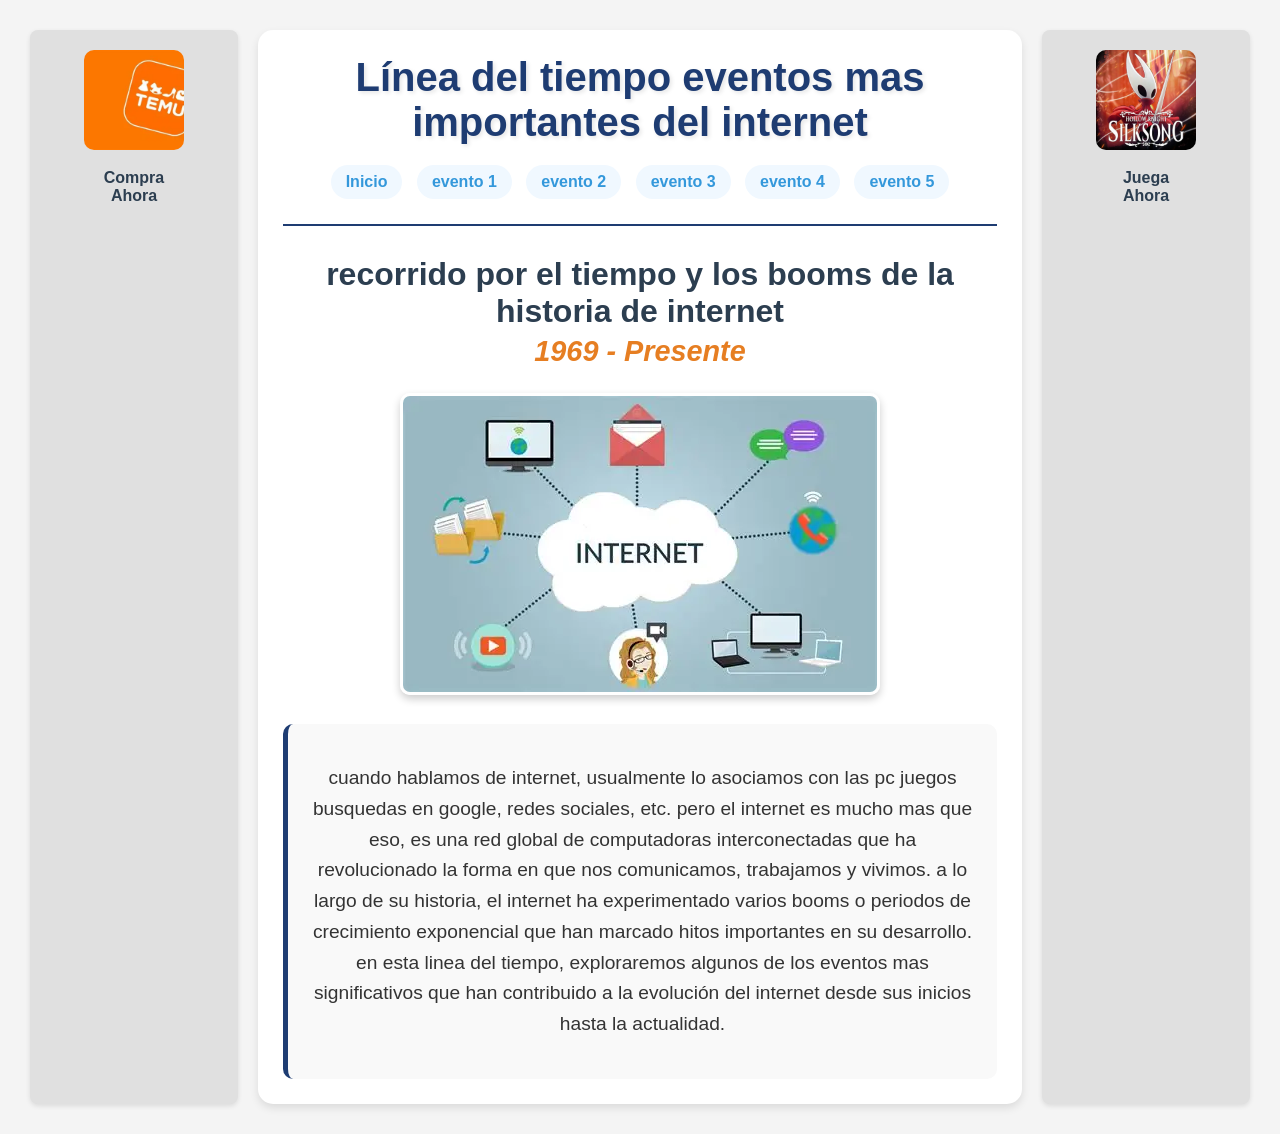
<file: index.html>
<!DOCTYPE html>
<html lang="en">

<head>
    <meta charset="UTF-8">
    <meta name="viewport" content="width=device-width, initial-scale=1.0">
    <title>Línea Del Tiempo - Inicio</title>
    <style>
        body {
            font-family: 'Segoe UI', Tahoma, Geneva, Verdana, sans-serif;
            background-color: #f4f4f4;
            margin: 0;
            padding: 20px;
            color: #333;
        }


        .contenedor-principal {
            width: 100%;
            display: flex;
            flex-direction: row;
            flex-wrap: wrap;
            justify-content: center;
            background-color: #f4f4f4;
        }


        .publicidad {
            flex: 1 1 150px;
            background-color: #e0e0e0;
            padding: 20px 10px;
            text-align: center;
            border-radius: 8px;
            margin: 10px;
            box-shadow: 0 2px 5px rgba(0, 0, 0, 0.1);
            min-width: 120px;
        }

        .publicidad img {
            width: 100px;
            height: 100px;
            border-radius: 10px;
            margin-bottom: 10px;
            object-fit: cover;
        }

        .publicidad p {
            font-weight: bold;
            color: #2c3e50;
            margin: 5px 0 0 0;
        }

        .contenido-evento {
            flex: 3 1 600px;
            background-color: #ffffff;
            margin: 10px;
            padding: 25px;
            border-radius: 15px;
            box-shadow: 0 4px 8px rgba(0, 0, 0, 0.1);
            min-width: 300px;
        }


        .banner h1 {
            font-size: 2.5em;
            color: #1e3c72;
            text-align: center;
            margin-top: 0;
            margin-bottom: 20px;
            text-shadow: 2px 2px 4px rgba(0, 0, 0, 0.1);
        }


        .menu {
            text-align: center;
            margin-bottom: 30px;
            padding-bottom: 20px;
            border-bottom: 2px solid #1e3c72;
        }

        .menu a {
            text-decoration: none;
            color: #3498db;
            font-weight: bold;
            padding: 8px 15px;
            margin: 0 5px;
            border-radius: 25px;
            background-color: #f0f8ff;
            transition: background-color 0.3s, color 0.3s;
            display: inline-block;
            margin-bottom: 5px;
        }

        .menu a:hover {
            background-color: #3498db;
            color: white;
        }


        .titulo-evento h2 {
            font-size: 2em;
            color: #2c3e50;
            text-align: center;
            margin-bottom: 5px;
        }

        .titulo-evento h2:last-of-type {
            font-size: 1.8em;
            color: #e67e22;
            margin-top: 0;
            font-style: italic;
        }


        .imagen-evento {
            text-align: center;
            margin: 25px 0;
        }

        .imagen-evento img {
            max-width: 100%;
            height: auto;
            border-radius: 10px;
            box-shadow: 0 4px 8px rgba(0, 0, 0, 0.2);
            border: 3px solid #fff;
        }


        .texto-evento {
            font-size: 1.2em;
            line-height: 1.6;
            text-align: center;
            background-color: #f9f9f9;
            padding: 20px;
            border-radius: 10px;
            border-left: 5px solid #1e3c72;
            margin-top: 20px;
        }


        @media (max-width: 768px) {
            .contenedor-principal {
                flex-direction: column;
            }

            .publicidad {
                flex-basis: auto;
                width: auto;
            }

            .imagen-evento img {
                width: 100%;
                height: auto;
            }
        }
    </style>
</head>

<body>
    <div class="contenedor-principal">
        <!-- publicidad izquierda -->
        <div class="publicidad">
            <img src="../images/OIP(3).webp">
            <p>Compra<br>Ahora</p>
        </div>

        <!-- Contenido principal -->
        <div class="contenido-evento">
            <div class="banner">
                <h1>Línea del tiempo eventos mas importantes del internet</h1>
            </div>

            <div class="menu">
                <a href="index.html">Inicio</a>
                <a href="ARPANET.html">evento 1</a>
                <a href="LenguajeComun.html">evento 2</a>
                <a href="LaWeb.html">evento 3</a>
                <a href="LaExplosionComercial.html">evento 4</a>
                <a href="LaEraSocialYMovil.html">evento 5</a>
            </div>

            <div class="titulo-evento">
                <h2>recorrido por el tiempo y los booms de la historia de internet</h2>
                <h2>1969 - Presente</h2>
            </div>

            <div class="imagen-evento">
                <img src="../images/OIP (2).webp">
            </div>

            <div class="texto-evento">
                <p>cuando hablamos de internet, usualmente lo asociamos con las pc juegos busquedas en google, redes
                    sociales, etc. pero el internet es mucho mas que eso, es una red global de computadoras
                    interconectadas que ha revolucionado la forma en que nos comunicamos, trabajamos y vivimos. a lo
                    largo de su historia, el internet ha experimentado varios booms o periodos de crecimiento
                    exponencial que han marcado hitos importantes en su desarrollo. en esta linea del tiempo,
                    exploraremos algunos de los eventos mas significativos que han contribuido a la evolución del
                    internet desde sus inicios hasta la actualidad.</p>
            </div>
        </div>

        <!-- publicidad derecha -->
        <div class="publicidad">
            <img src="../images/logoSilksong.jpg">
            <p>Juega<br>Ahora</p>
        </div>
    </div>
</body>

</html>
</file>
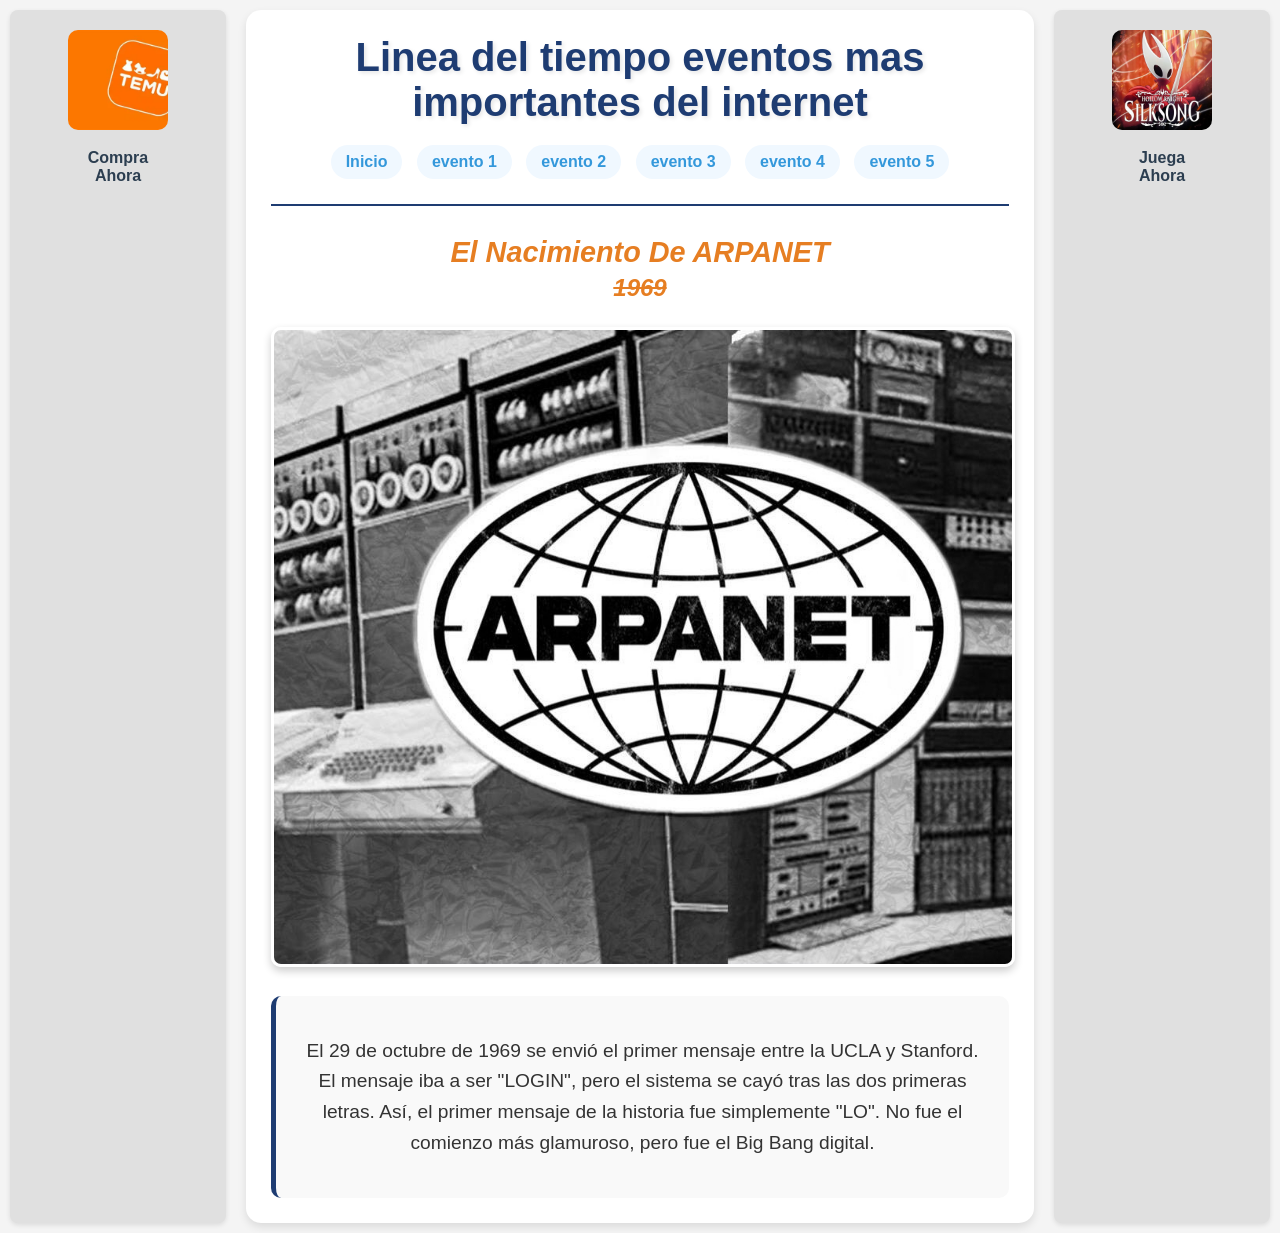
<file: ARPANET.html>
<!DOCTYPE html>
<html lang="en">
<head>
    <meta charset="UTF-8">
    <meta name="viewport" content="width=device-width, initial-scale=1.0">
    <title>ARPANET - 1969</title>
    <link rel="stylesheet" href="css/style.css">
</head>
<body>
    <div class="contenedor-principal">
        <!-- publicidad izquierda -->
        <div class="publicidad">
            <img src="../images/OIP(3).webp" >
            <p>Compra<br>Ahora</p>
        </div>

        <!-- Contenido principal -->
        <div class="contenido-evento">
            <div class="banner">
                <h1>Linea del tiempo eventos mas importantes del internet</h1>
            </div>

            <div class="menu">
                <a href="index.html">Inicio</a>
                <a href="ARPANET.html">evento 1</a>
                <a href="LenguajeComun.html">evento 2</a>
                <a href="LaWeb.html">evento 3</a>
                <a href="LaExplosionComercial.html">evento 4</a>
                <a href="LaEraSocialYMovil.html">evento 5</a>
            </div>

            <div class="titulo-evento">
                <h2>El Nacimiento De ARPANET</h2>
                
                <h3 class="tachado">1969</h3>
            </div>

            <div class="imagen-evento">
                <img src="../images/arpanet.jpg" >
            </div>

            <div class="texto-evento">
                <p>El 29 de octubre de 1969 se envió el primer mensaje entre la UCLA y Stanford. El mensaje iba a ser "LOGIN", pero el sistema se cayó tras las dos primeras letras. Así, el primer mensaje de la historia fue simplemente "LO". No fue el comienzo más glamuroso, pero fue el Big Bang digital.</p>
            </div>
        </div>

        <!-- publicidad derecha -->
        <div class="publicidad">
            <img src="../images/logoSilksong.jpg" >
            <p>Juega<br>Ahora</p>
        </div>
    </div>
</body>
</html>
</file>
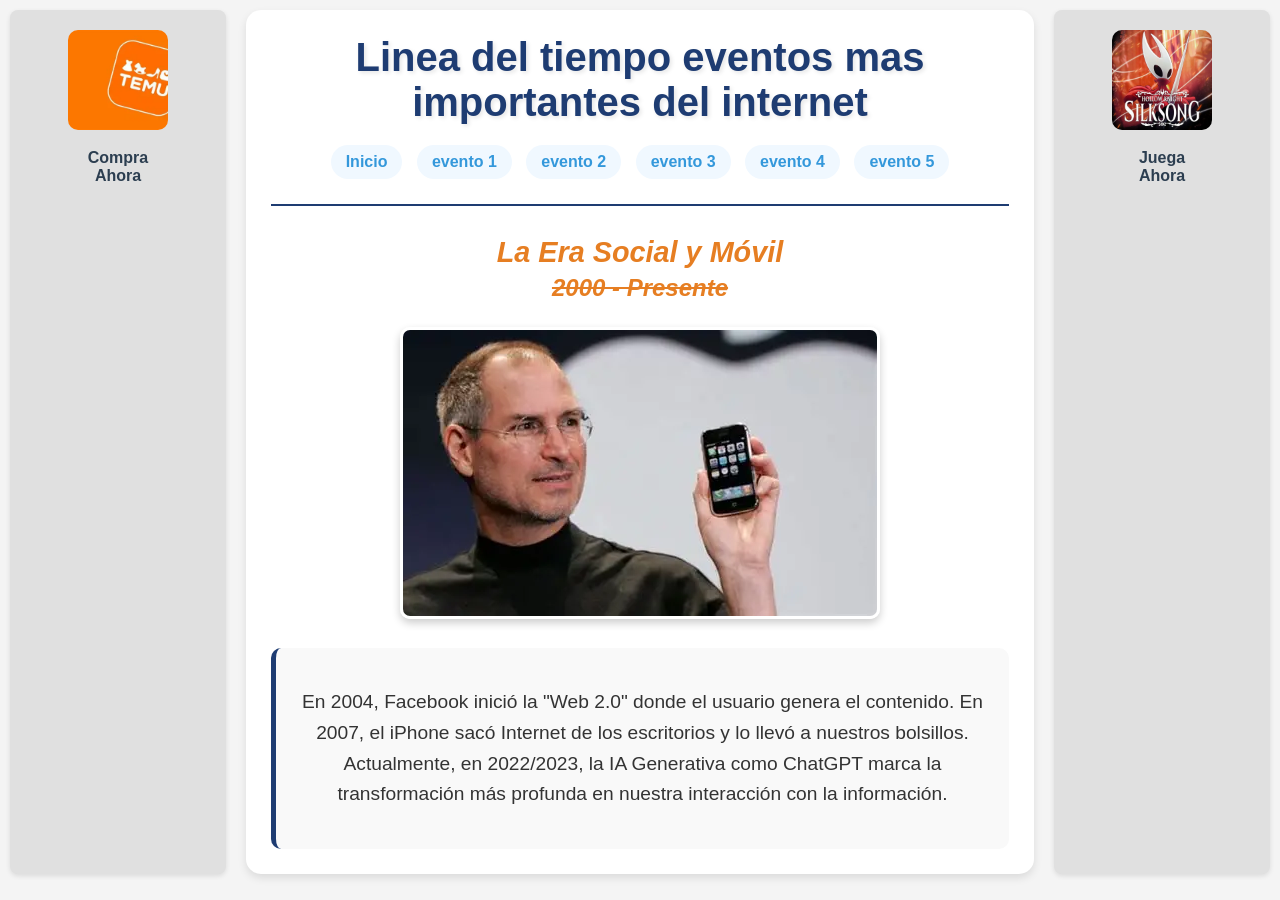
<file: LaEraSocialYMovil.html>
<!DOCTYPE html>
<html lang="en">
<head>
    <meta charset="UTF-8">
    <meta name="viewport" content="width=device-width, initial-scale=1.0">
    <title>Era Social y Móvil - 2000 al presente</title>
    <link rel="stylesheet" href="css/style.css">
</head>
<body>
    <div class="contenedor-principal">
        <!-- publicidad izquierda -->
        <div class="publicidad">
            <img src="../images/OIP(3).webp" >
            <p>Compra<br>Ahora</p>
        </div>

        <!-- Contenido principal -->
        <div class="contenido-evento">
            <div class="banner">
                <h1>Linea del tiempo eventos mas importantes del internet</h1>
            </div>

            <div class="menu">
                <a href="index.html">Inicio</a>
                <a href="ARPANET.html">evento 1</a>
                <a href="LenguajeComun.html">evento 2</a>
                <a href="LaWeb.html">evento 3</a>
                <a href="LaExplosionComercial.html">evento 4</a>
                <a href="LaEraSocialYMovil.html">evento 5</a>
            </div>

            <div class="titulo-evento">
                <h2>La Era Social y Móvil</h2>
                <h3 class="tachado"> 2000 - Presente</h3>
            </div>

            <div class="imagen-evento">
                <img src="../images/OIP.webp" >
            </div>

            <div class="texto-evento">
                <p>En 2004, Facebook inició la "Web 2.0" donde el usuario genera el contenido. En 2007, el iPhone sacó Internet de los escritorios y lo llevó a nuestros bolsillos. Actualmente, en 2022/2023, la IA Generativa como ChatGPT marca la transformación más profunda en nuestra interacción con la información.</p>
            </div>
        </div>

        <!-- publicidad derecha -->
        <div class="publicidad">
            <img src="../images/logoSilksong.jpg" >
            <p>Juega<br>Ahora</p>
        </div>
    </div>
</body>
</html>
</file>
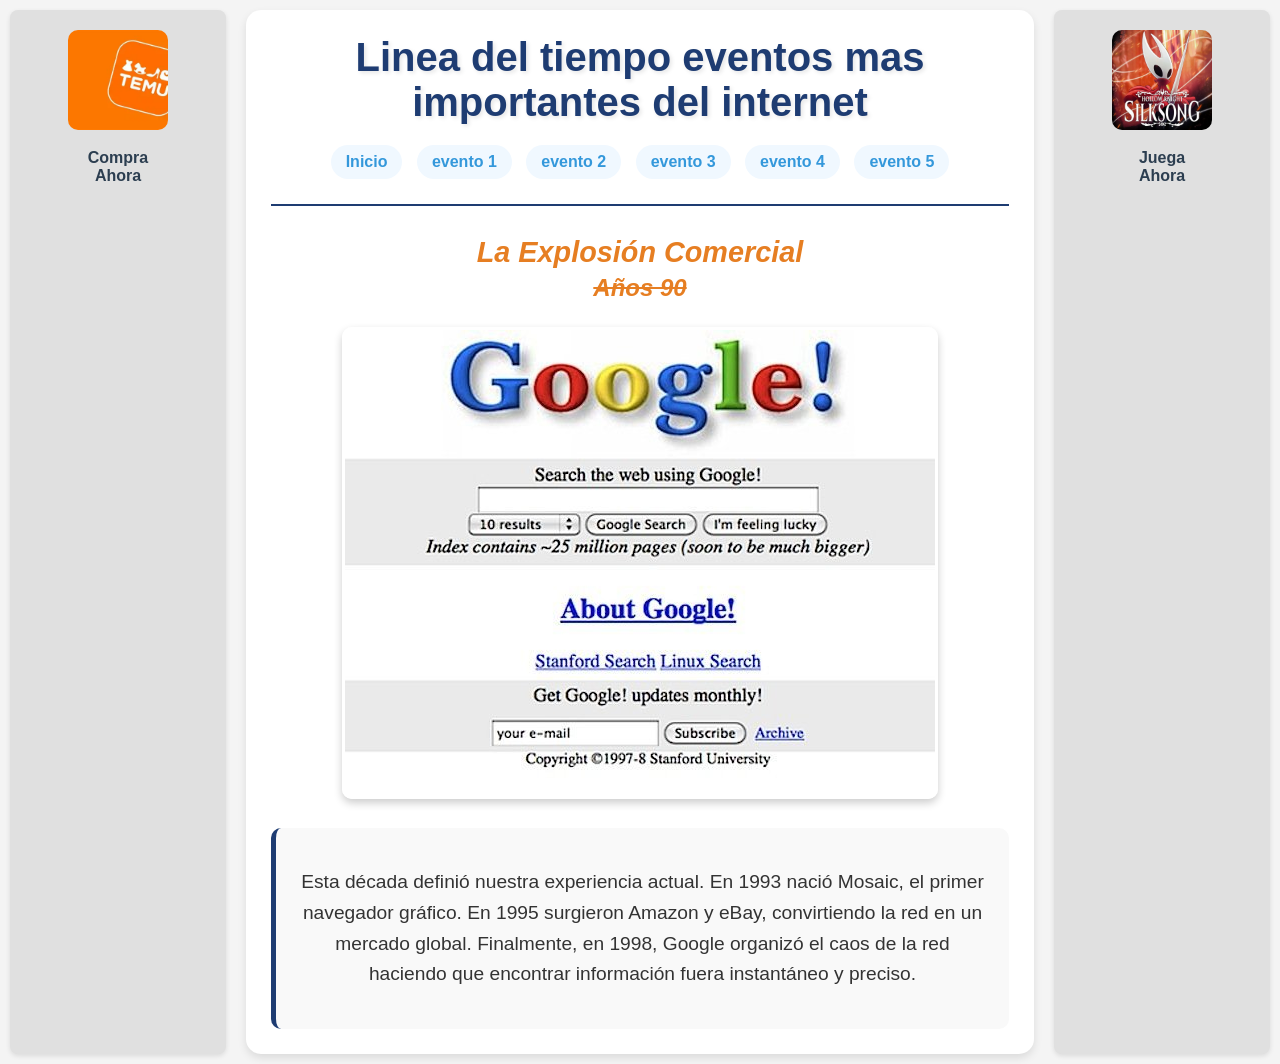
<file: LaExplosionComercial.html>
<!DOCTYPE html>
<html lang="en">
<head>
    <meta charset="UTF-8">
    <meta name="viewport" content="width=device-width, initial-scale=1.0">
    <title>Explosión Comercial - Años 90</title>
    <link rel="stylesheet" href="css/style.css">
</head>
<body>
    <div class="contenedor-principal">
        <!-- publicidad izquierda -->
        <div class="publicidad">
            <img src="../images/OIP(3).webp" >
            <p>Compra<br>Ahora</p>
        </div>

        <!-- Contenido principal -->
        <div class="contenido-evento">
            <div class="banner">
                <h1>Linea del tiempo eventos mas importantes del internet</h1>
            </div>

            <div class="menu">
                <a href="index.html">Inicio</a>
                <a href="ARPANET.html">evento 1</a>
                <a href="LenguajeComun.html">evento 2</a>
                <a href="LaWeb.html">evento 3</a>
                <a href="LaExplosionComercial.html">evento 4</a>
                <a href="LaEraSocialYMovil.html">evento 5</a>
            </div>

            <div class="titulo-evento">
                <h2>La Explosión Comercial</h2>
                <h3 class="tachado">Años 90</h3>
            </div>

            <div class="imagen-evento">
                <img src="../images/R.jpg" >
            </div>

            <div class="texto-evento">
                <p>Esta década definió nuestra experiencia actual. En 1993 nació Mosaic, el primer navegador gráfico. En 1995 surgieron Amazon y eBay, convirtiendo la red en un mercado global. Finalmente, en 1998, Google organizó el caos de la red haciendo que encontrar información fuera instantáneo y preciso.</p>
            </div>
        </div>

        <!-- publicidad derecha -->
        <div class="publicidad">
            <img src="../images/logoSilksong.jpg" >
            <p>Juega<br>Ahora</p>
        </div>
    </div>
</body>
</html>
</file>
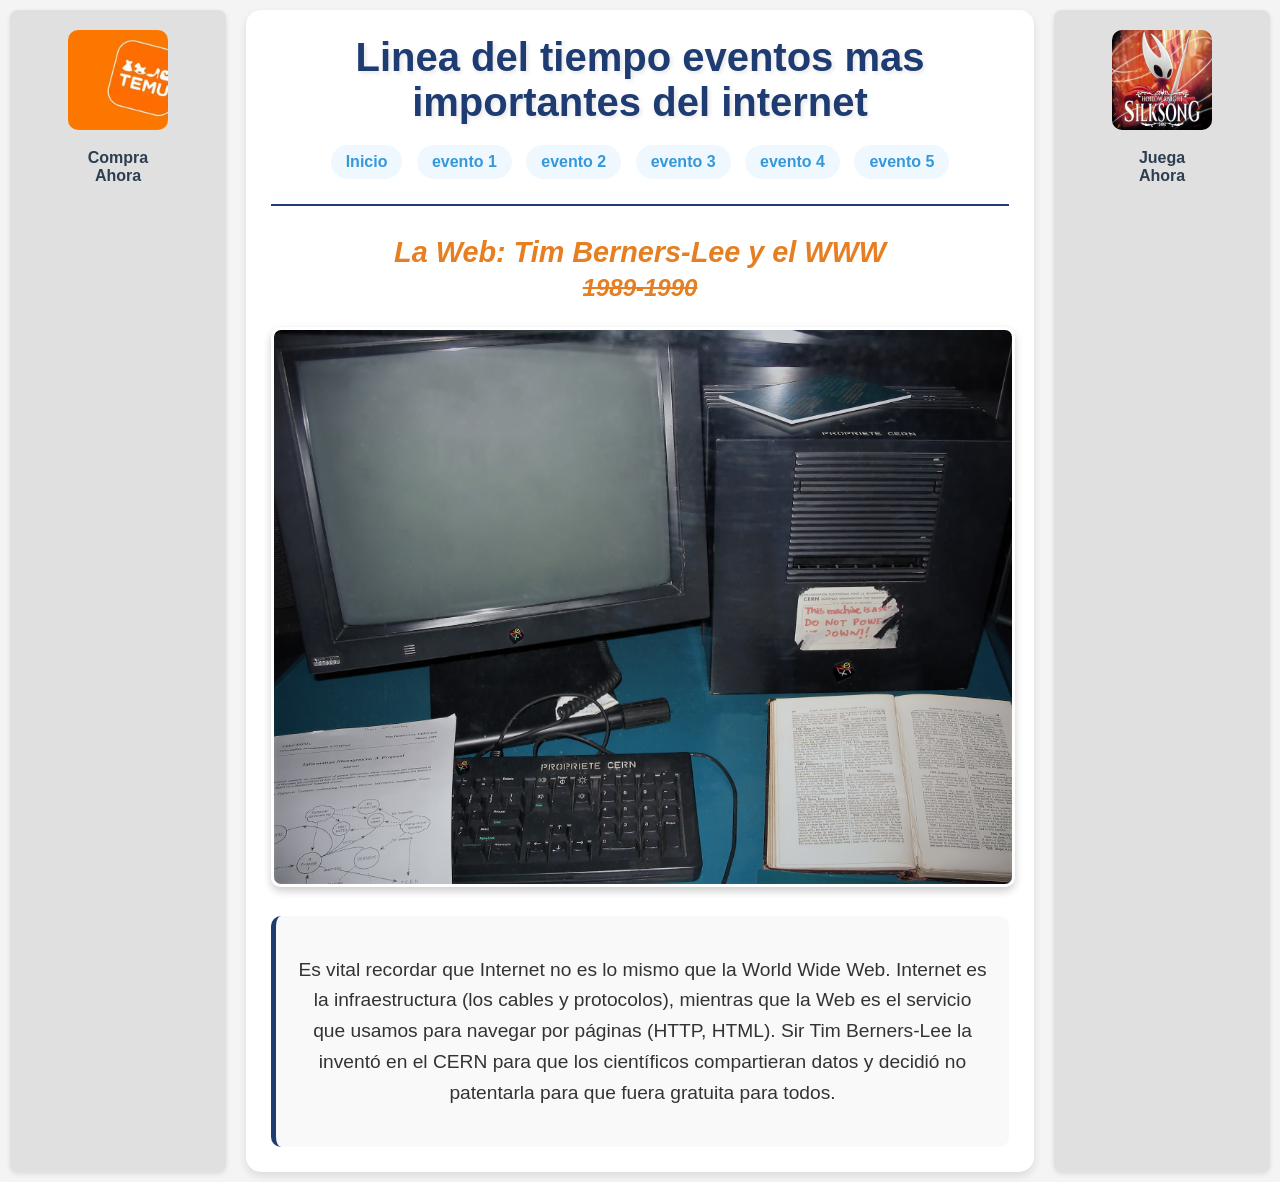
<file: LaWeb.html>
<!DOCTYPE html>
<html lang="en">
<head>
    <meta charset="UTF-8">
    <meta name="viewport" content="width=device-width, initial-scale=1.0">
    <title>La Web - 1989/1990</title>
    <link rel="stylesheet" href="css/style.css">
</head>
<body>
    <div class="contenedor-principal">
        <!-- publicidad izquierda -->
        <div class="publicidad">
            <img src="../images/OIP(3).webp" >
            <p>Compra<br>Ahora</p>
        </div>

        <!-- Contenido principal -->
        <div class="contenido-evento">
            <div class="banner">
                <h1>Linea del tiempo eventos mas importantes del internet</h1>
            </div>

            <div class="menu">
                <a href="index.html">Inicio</a>
                <a href="ARPANET.html">evento 1</a>
                <a href="LenguajeComun.html">evento 2</a>
                <a href="LaWeb.html">evento 3</a>
                <a href="LaExplosionComercial.html">evento 4</a>
                <a href="LaEraSocialYMovil.html">evento 5</a>
            </div>

            <div class="titulo-evento">
                <h2>La Web: Tim Berners-Lee y el WWW</h2>
                <h3 class="tachado">1989-1990</h3>
            </div>

            <div class="imagen-evento">
                <img src="../images/First_Web_Server.jpg" >
            </div>

            <div class="texto-evento">
                <p>Es vital recordar que Internet no es lo mismo que la World Wide Web. Internet es la infraestructura (los cables y protocolos), mientras que la Web es el servicio que usamos para navegar por páginas (HTTP, HTML). Sir Tim Berners-Lee la inventó en el CERN para que los científicos compartieran datos y decidió no patentarla para que fuera gratuita para todos.</p>
            </div>
        </div>

        <!-- publicidad derecha -->
        <div class="publicidad">
            <img src="../images/logoSilksong.jpg" >
            <p>Juega<br>Ahora</p>
        </div>
    </div>
</body>
</html>
</file>
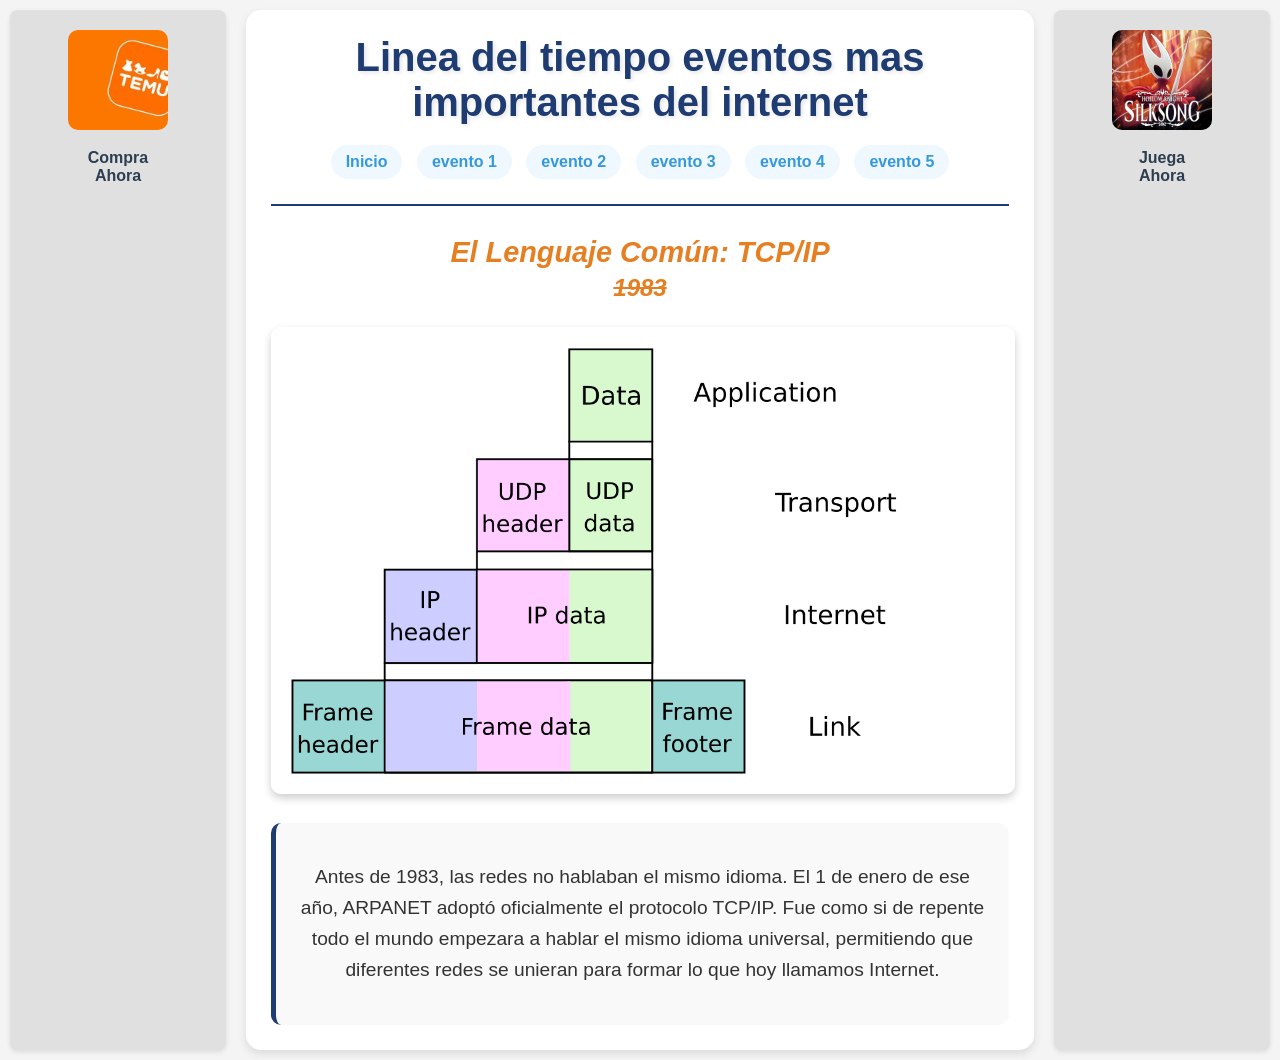
<file: LenguajeComun.html>
<!DOCTYPE html>
<html lang="en">
<head>
    <meta charset="UTF-8">
    <meta name="viewport" content="width=device-width, initial-scale=1.0">
    <title>TCP/IP - 1983</title>
    <link rel="stylesheet" href="css/style.css">
</head>
<body>
    <div class="contenedor-principal">
        <!-- publicidad izquierda -->
        <div class="publicidad">
            <img src="../images/OIP(3).webp" >
            <p>Compra<br>Ahora</p>
        </div>

        <!-- Contenido principal -->
        <div class="contenido-evento">
            <div class="banner">
                <h1>Linea del tiempo eventos mas importantes del internet</h1>
            </div>

            <div class="menu">
                <a href="index.html">Inicio</a>
                <a href="ARPANET.html">evento 1</a>
                <a href="LenguajeComun.html">evento 2</a>
                <a href="LaWeb.html">evento 3</a>
                <a href="LaExplosionComercial.html">evento 4</a>
                <a href="LaEraSocialYMovil.html">evento 5</a>
            </div>

            <div class="titulo-evento">
                <h2>El Lenguaje Común: TCP/IP</h2>
                <h3 class="tachado">1983</h3>
            </div>

            <div class="imagen-evento">
                <img src="../images/UDP_encapsulation.svg.png" >
            </div>

            <div class="texto-evento">
                <p>Antes de 1983, las redes no hablaban el mismo idioma. El 1 de enero de ese año, ARPANET adoptó oficialmente el protocolo TCP/IP. Fue como si de repente todo el mundo empezara a hablar el mismo idioma universal, permitiendo que diferentes redes se unieran para formar lo que hoy llamamos Internet.</p>
            </div>
        </div>

        <!-- publicidad derecha -->
        <div class="publicidad">
            <img src="../images/logoSilksong.jpg" >
            <p>Juega<br>Ahora</p>
        </div>
    </div>
</body>
</html>
</file>
<file: css/style.css>
body {
    font-family: 'Segoe UI', Tahoma, Geneva, Verdana, sans-serif;
    background-color: #f4f4f4;
    margin: 0;
    padding: 0;
    color: #333;
}


.contenedor-principal {
    width: 100%;
    display: flex;
    flex-direction: row;
    flex-wrap: wrap;
    justify-content: center;
    background-color: #f4f4f4;
}

.publicidad {
    flex: 1 1 150px;
    background-color: #e0e0e0;
    padding: 20px 10px;
    text-align: center;
    border-radius: 8px;
    margin: 10px;
    box-shadow: 0 2px 5px rgba(0, 0, 0, 0.1);
    min-width: 120px;
}

.publicidad img {
    width: 100px;
    height: 100px;
    border-radius: 10px;
    margin-bottom: 10px;
    object-fit: cover;
}

.publicidad p {
    font-weight: bold;
    color: #2c3e50;
    margin: 5px 0 0 0;
}


.contenido-evento {
    flex: 3 1 600px;
    background-color: #ffffff;
    margin: 10px;
    padding: 25px;
    border-radius: 15px;
    box-shadow: 0 4px 8px rgba(0, 0, 0, 0.1);
    min-width: 300px;
}


.banner h1 {
    font-size: 2.5em;
    color: #1e3c72;
    text-align: center;
    margin-top: 0;
    margin-bottom: 20px;
    text-shadow: 2px 2px 4px rgba(0, 0, 0, 0.1);
}


.menu {
    text-align: center;
    margin-bottom: 30px;
    padding-bottom: 20px;
    border-bottom: 2px solid #1e3c72;
}

.menu a {
    text-decoration: none;
    color: #3498db;
    font-weight: bold;
    padding: 8px 15px;
    margin: 0 5px;
    border-radius: 25px;
    background-color: #f0f8ff;
    transition: background-color 0.3s, color 0.3s;
    display: inline-block;
    margin-bottom: 5px;
}

.menu a:hover {
    background-color: #3498db;
    color: white;
}


.titulo-evento h2 {
    font-size: 2em;
    color: #2c3e50;
    text-align: center;
    margin-bottom: 5px;


}




.titulo-evento h2:last-of-type {
    font-size: 1.8em;
    color: #e67e22;
    margin-top: 0;
    font-style: italic;
}

.imagen-evento {
    text-align: center;
    margin: 25px 0;
}

.imagen-evento img {
    max-width: 100%;
    height: auto;
    border-radius: 10px;
    box-shadow: 0 4px 8px rgba(0, 0, 0, 0.2);
    border: 3px solid #fff;
}


.texto-evento {
    font-size: 1.2em;
    line-height: 1.6;
    text-align: center;
    background-color: #f9f9f9;
    padding: 20px;
    border-radius: 10px;
    border-left: 5px solid #1e3c72;
    margin-top: 20px;

}


@media (max-width: 768px) {
    .contenedor-principal {
        flex-direction: column;
    }

    .publicidad {
        flex-basis: auto;
        width: auto;
        order: 2;
    }

    .contenido-evento {
        order: 1;
    }

    .imagen-evento img {
        width: 100%;
        height: auto;
    }

}

.titulo-evento h3{
    font-size: 1.5em;
    color: #e67e22;
    text-align: center;
    margin-top: 0;
    font-style: italic;
    text-decoration: line-through;
}
</file>
